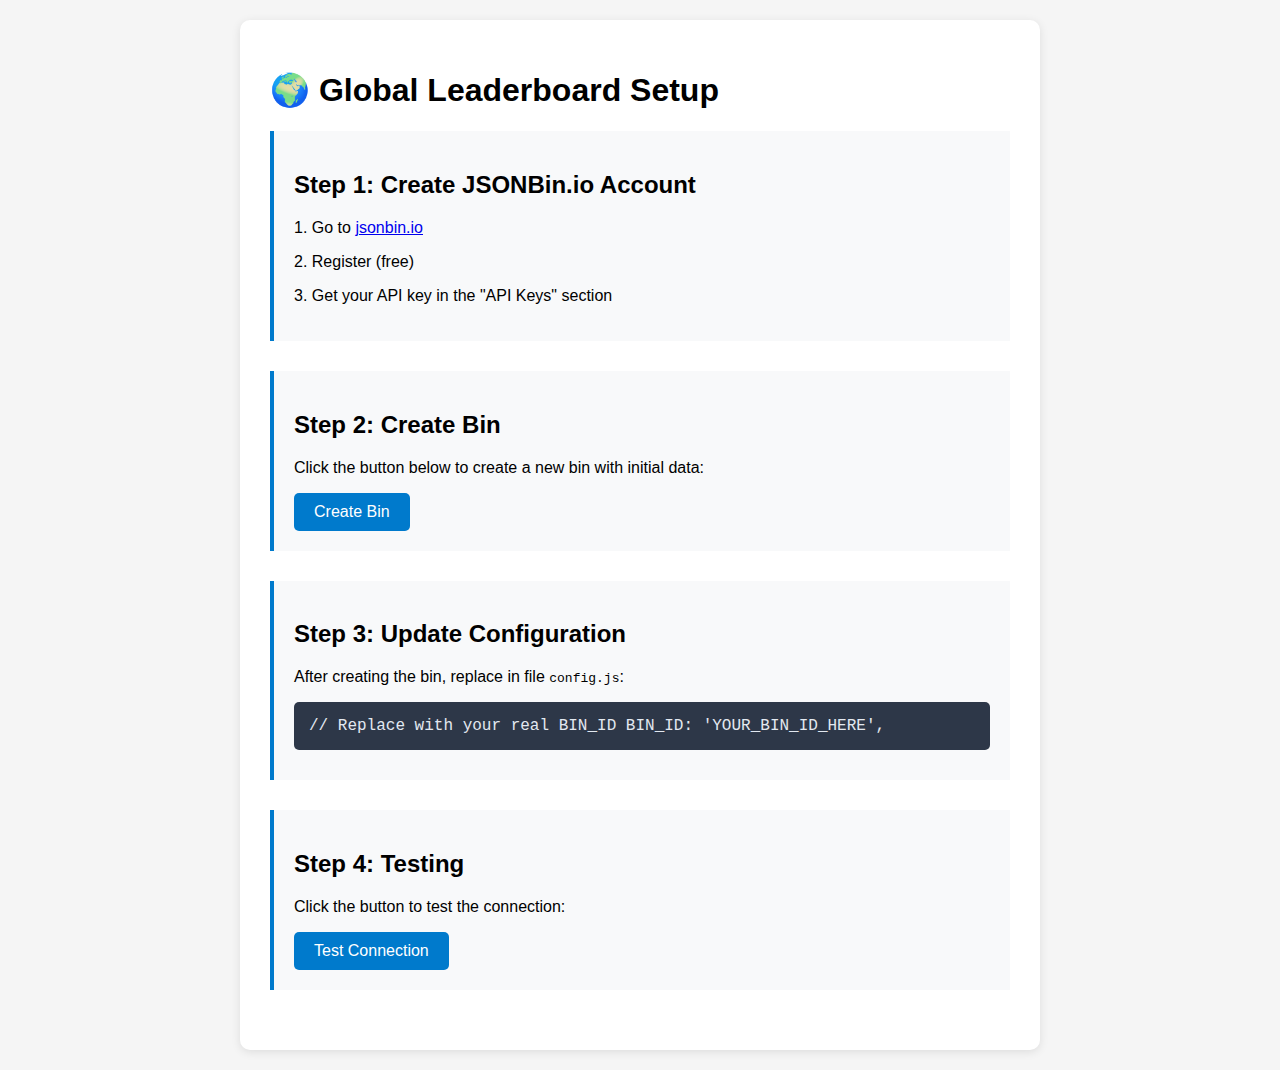
<file: setup-leaderboard.html>
<!DOCTYPE html>
<html>
<head>
    <meta charset="utf-8">
    <title>Global Leaderboard Setup</title>
    <link rel="icon" type="image/x-icon" href="assets/favicon.ico">
    <style>
        body {
            font-family: Arial, sans-serif;
            max-width: 800px;
            margin: 0 auto;
            padding: 20px;
            background: #f5f5f5;
        }
        .container {
            background: white;
            padding: 30px;
            border-radius: 10px;
            box-shadow: 0 2px 10px rgba(0,0,0,0.1);
        }
        .step {
            margin-bottom: 30px;
            padding: 20px;
            border-left: 4px solid #007acc;
            background: #f8f9fa;
        }
        .code {
            background: #2d3748;
            color: #e2e8f0;
            padding: 15px;
            border-radius: 5px;
            font-family: 'Courier New', monospace;
            margin: 10px 0;
            overflow-x: auto;
        }
        button {
            background: #007acc;
            color: white;
            border: none;
            padding: 10px 20px;
            border-radius: 5px;
            cursor: pointer;
            font-size: 16px;
        }
        button:hover {
            background: #005a9e;
        }
        .result {
            margin-top: 10px;
            padding: 10px;
            border-radius: 5px;
        }
        .success {
            background: #d4edda;
            color: #155724;
            border: 1px solid #c3e6cb;
        }
        .error {
            background: #f8d7da;
            color: #721c24;
            border: 1px solid #f5c6cb;
        }
    </style>
</head>
<body>
    <div class="container">
        <h1>🌍 Global Leaderboard Setup</h1>
        
        <div class="step">
            <h2>Step 1: Create JSONBin.io Account</h2>
            <p>1. Go to <a href="https://jsonbin.io" target="_blank">jsonbin.io</a></p>
            <p>2. Register (free)</p>
            <p>3. Get your API key in the "API Keys" section</p>
        </div>

        <div class="step">
            <h2>Step 2: Create Bin</h2>
            <p>Click the button below to create a new bin with initial data:</p>
            <button onclick="createBin()">Create Bin</button>
            <div id="createResult"></div>
        </div>

        <div class="step">
            <h2>Step 3: Update Configuration</h2>
            <p>After creating the bin, replace in file <code>config.js</code>:</p>
            <div class="code">
// Replace with your real BIN_ID
BIN_ID: 'YOUR_BIN_ID_HERE',
            </div>
        </div>

        <div class="step">
            <h2>Step 4: Testing</h2>
            <p>Click the button to test the connection:</p>
            <button onclick="testConnection()">Test Connection</button>
            <div id="testResult"></div>
        </div>
    </div>

    <script>
        const API_KEY = '$2a$10$TU2kMRuYG3VK4cspRTU5Je6851NeZzUUSMZm5g4vfQmVQrZmDxoNe';
        const BASE_URL = 'https://api.jsonbin.io/v3/b';

        async function createBin() {
            const resultDiv = document.getElementById('createResult');
            resultDiv.innerHTML = '<p>Creating bin...</p>';

            try {
                const response = await fetch(BASE_URL, {
                    method: 'POST',
                    headers: {
                        'Content-Type': 'application/json',
                        'X-Master-Key': API_KEY
                    },
                    body: JSON.stringify({
                        leaderboard: [
                            {
                                name: 'Test Player',
                                score: 1000,
                                magnitude: 'Magnitude 1.0',
                                date: new Date().toISOString()
                            }
                        ]
                    })
                });

                if (!response.ok) {
                    throw new Error(`HTTP error! status: ${response.status}`);
                }

                const data = await response.json();
                const binId = data.metadata.id;

                resultDiv.innerHTML = `
                    <div class="result success">
                        <h3>✅ Bin successfully created!</h3>
                        <p><strong>BIN_ID:</strong> ${binId}</p>
                        <p>Copy this ID and replace in config.js file</p>
                    </div>
                `;

            } catch (error) {
                resultDiv.innerHTML = `
                    <div class="result error">
                        <h3>❌ Error creating bin</h3>
                        <p>${error.message}</p>
                        <p>Check API key and try again</p>
                    </div>
                `;
            }
        }

        async function testConnection() {
            const resultDiv = document.getElementById('testResult');
            resultDiv.innerHTML = '<p>Testing connection...</p>';

            // Get BIN_ID from input field or use your real BIN_ID
            const binId = prompt('Enter your BIN_ID:') || '68b4cae043b1c97be9326e15';

            try {
                const response = await fetch(`${BASE_URL}/${binId}`, {
                    headers: {
                        'X-Master-Key': API_KEY
                    }
                });

                if (!response.ok) {
                    throw new Error(`HTTP error! status: ${response.status}`);
                }

                const data = await response.json();
                const leaderboard = data.record.leaderboard || [];

                resultDiv.innerHTML = `
                    <div class="result success">
                        <h3>✅ Connection successful!</h3>
                        <p>Records loaded: ${leaderboard.length}</p>
                        <p>Last record: ${leaderboard[0] ? leaderboard[0].name : 'none'}</p>
                    </div>
                `;

            } catch (error) {
                resultDiv.innerHTML = `
                    <div class="result error">
                        <h3>❌ Connection error</h3>
                        <p>${error.message}</p>
                        <p>Check BIN_ID and API key</p>
                    </div>
                `;
            }
        }
    </script>
</body>
</html>
</file>
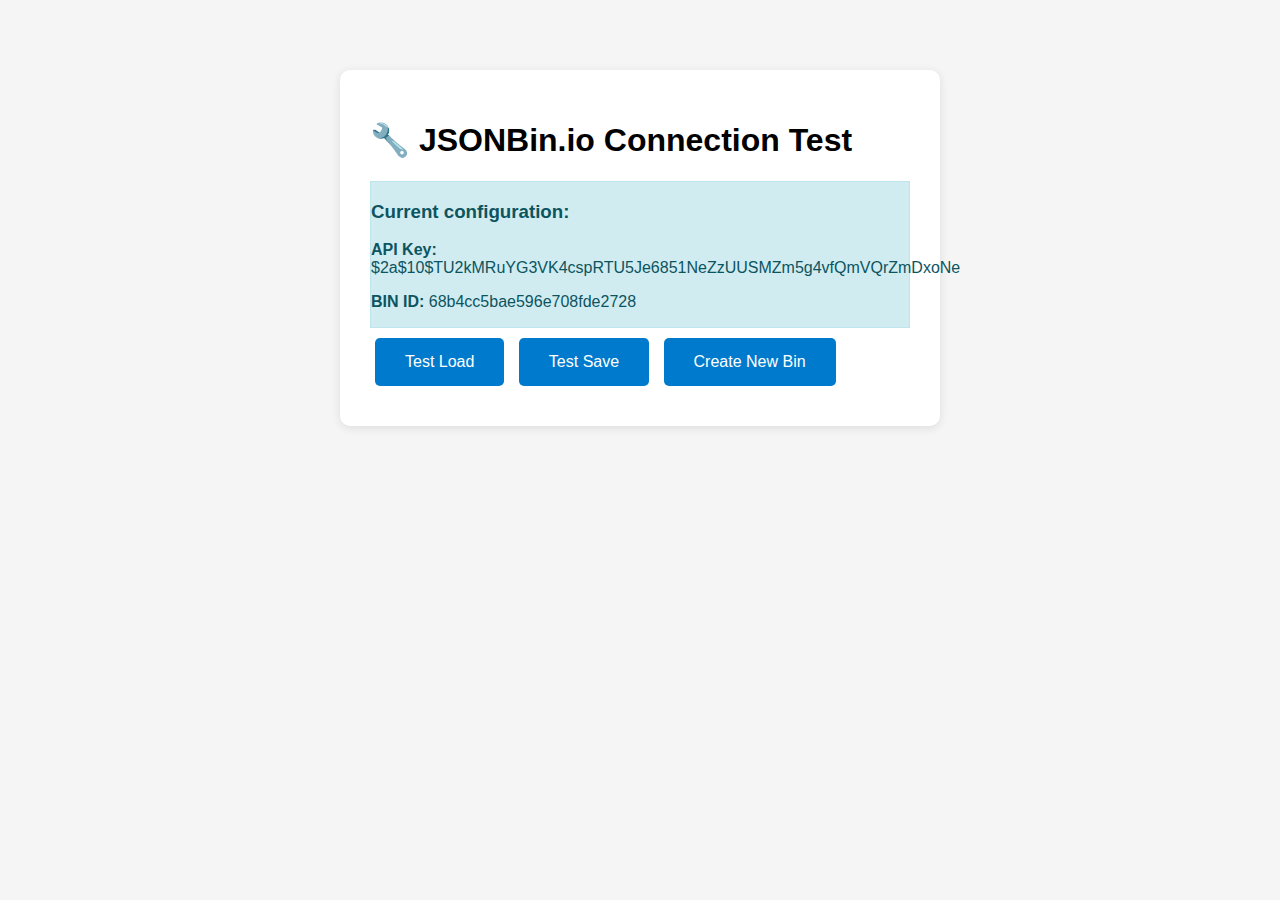
<file: test-connection.html>
<!DOCTYPE html>
<html>
<head>
    <meta charset="utf-8">
    <title>JSONBin.io Connection Test</title>
    <link rel="icon" type="image/x-icon" href="assets/favicon.ico">
    <style>
        body {
            font-family: Arial, sans-serif;
            max-width: 600px;
            margin: 50px auto;
            padding: 20px;
            background: #f5f5f5;
        }
        .container {
            background: white;
            padding: 30px;
            border-radius: 10px;
            box-shadow: 0 2px 10px rgba(0,0,0,0.1);
        }
        button {
            background: #007acc;
            color: white;
            border: none;
            padding: 15px 30px;
            border-radius: 5px;
            cursor: pointer;
            font-size: 16px;
            margin: 10px 5px;
        }
        button:hover {
            background: #005a9e;
        }
        .result {
            margin-top: 20px;
            padding: 15px;
            border-radius: 5px;
            font-family: monospace;
        }
        .success {
            background: #d4edda;
            color: #155724;
            border: 1px solid #c3e6cb;
        }
        .error {
            background: #f8d7da;
            color: #721c24;
            border: 1px solid #f5c6cb;
        }
        .info {
            background: #d1ecf1;
            color: #0c5460;
            border: 1px solid #bee5eb;
        }
    </style>
</head>
<body>
    <div class="container">
        <h1>🔧 JSONBin.io Connection Test</h1>
        
        <div class="info">
            <h3>Current configuration:</h3>
            <p><strong>API Key:</strong> $2a$10$TU2kMRuYG3VK4cspRTU5Je6851NeZzUUSMZm5g4vfQmVQrZmDxoNe</p>
            <p><strong>BIN ID:</strong> 68b4cc5bae596e708fde2728</p>
        </div>

        <div>
            <button onclick="testLoad()">Test Load</button>
            <button onclick="testSave()">Test Save</button>
            <button onclick="createNewBin()">Create New Bin</button>
        </div>

        <div id="result"></div>
    </div>

    <script>
        const API_KEY = '$2a$10$TU2kMRuYG3VK4cspRTU5Je6851NeZzUUSMZm5g4vfQmVQrZmDxoNe';
        const BIN_ID = '68b4cc5bae596e708fde2728';
        const BASE_URL = 'https://api.jsonbin.io/v3/b';

        function showResult(message, isSuccess = true) {
            const resultDiv = document.getElementById('result');
            resultDiv.innerHTML = `
                <div class="result ${isSuccess ? 'success' : 'error'}">
                    <h3>${isSuccess ? '✅' : '❌'} ${isSuccess ? 'Success' : 'Error'}</h3>
                    <pre>${message}</pre>
                </div>
            `;
        }

        async function testLoad() {
            try {
                const response = await fetch(`${BASE_URL}/${BIN_ID}`, {
                    headers: {
                        'X-Master-Key': API_KEY
                    }
                });

                if (!response.ok) {
                    throw new Error(`HTTP ${response.status}: ${response.statusText}`);
                }

                const data = await response.json();
                const leaderboard = data.record.leaderboard || [];
                
                showResult(`Load successful!\nRecords in leaderboard: ${leaderboard.length}\nData: ${JSON.stringify(data, null, 2)}`);
            } catch (error) {
                showResult(`Load error: ${error.message}`, false);
            }
        }

        async function testSave() {
            try {
                const testData = {
                    leaderboard: [
                        {
                            name: 'Test Player',
                            score: Math.floor(Math.random() * 1000) + 100,
                            magnitude: 'Magnitude 1.0',
                            date: new Date().toISOString()
                        }
                    ]
                };

                const response = await fetch(`${BASE_URL}/${BIN_ID}`, {
                    method: 'PUT',
                    headers: {
                        'Content-Type': 'application/json',
                        'X-Master-Key': API_KEY
                    },
                    body: JSON.stringify(testData)
                });

                if (!response.ok) {
                    throw new Error(`HTTP ${response.status}: ${response.statusText}`);
                }

                const data = await response.json();
                showResult(`Save successful!\nUpdated: ${data.metadata.updatedAt}\nData: ${JSON.stringify(data, null, 2)}`);
            } catch (error) {
                showResult(`Save error: ${error.message}`, false);
            }
        }

        async function createNewBin() {
            try {
                const testData = {
                    leaderboard: [
                        {
                            name: 'New Test Player',
                            score: 1500,
                            magnitude: 'Magnitude 2.0',
                            date: new Date().toISOString()
                        }
                    ]
                };

                const response = await fetch(BASE_URL, {
                    method: 'POST',
                    headers: {
                        'Content-Type': 'application/json',
                        'X-Master-Key': API_KEY
                    },
                    body: JSON.stringify(testData)
                });

                if (!response.ok) {
                    throw new Error(`HTTP ${response.status}: ${response.statusText}`);
                }

                const data = await response.json();
                const newBinId = data.metadata.id;
                
                showResult(`New bin created!\nBIN ID: ${newBinId}\nCreated: ${data.metadata.createdAt}\nData: ${JSON.stringify(data, null, 2)}`);
            } catch (error) {
                showResult(`Error creating bin: ${error.message}`, false);
            }
        }
    </script>
</body>
</html>
</file>
